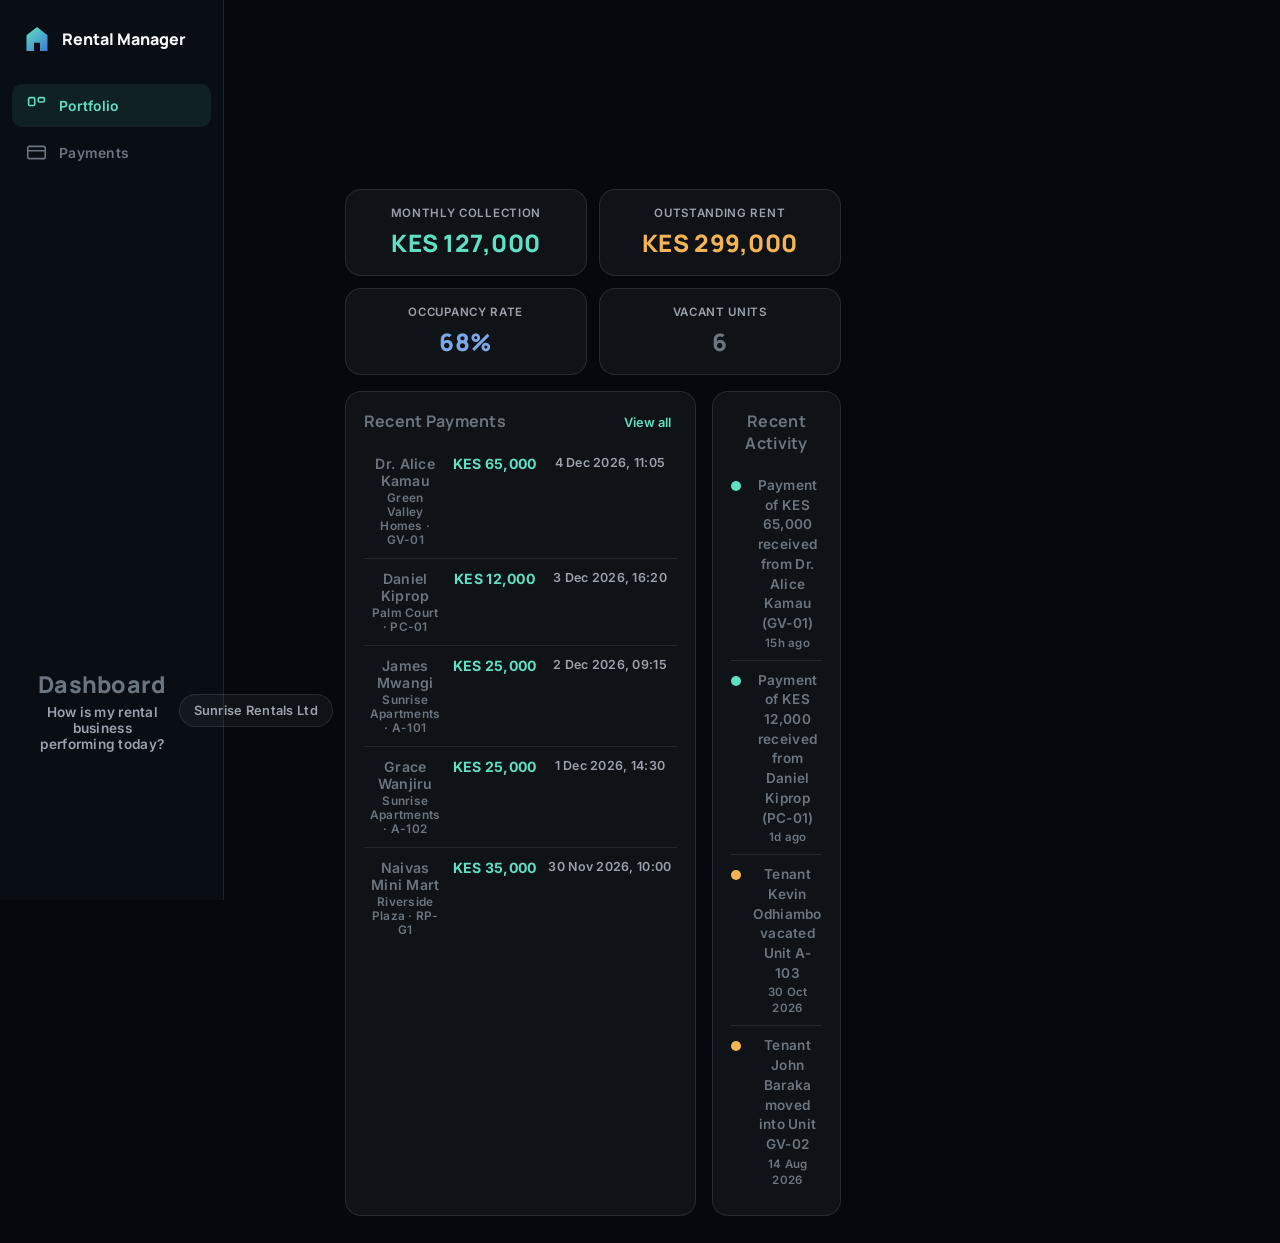
<file: index.html>
<!DOCTYPE html>
<html lang="en">
<head>
<meta charset="UTF-8">
<meta name="viewport" content="width=device-width, initial-scale=1.0">
<title>Rental Manager — Dashboard</title>
<link rel="preconnect" href="https://fonts.googleapis.com">
<link href="https://fonts.googleapis.com/css2?family=Manrope:wght@500;700;800&family=Inter:wght@400;500;600&display=swap" rel="stylesheet">
<link rel="stylesheet" href="app.css">
</head>
<body>

<!-- ================= App Shell ================= -->
<div class="app">

  <!-- Sidebar (desktop) / Bottom bar (mobile) -->
  <nav class="nav" id="mainNav">
    <div class="nav-brand">
      <svg class="logo-mark" viewBox="0 0 40 40" fill="none">
        <path d="M20 4 6 15v21h10V25h8v11h10V15L20 4Z" fill="url(#g1)"/>
        <defs>
          <linearGradient id="g1" x1="6" y1="4" x2="34" y2="36" gradientUnits="userSpaceOnUse">
            <stop stop-color="#5fe0c2"/><stop offset="1" stop-color="#3d7bd6"/>
          </linearGradient>
        </defs>
      </svg>
      <span class="nav-brand-text">Rental Manager</span>
    </div>

    <button class="nav-item active" data-view="dashboard">
      <svg viewBox="0 0 24 24" fill="none" stroke="currentColor" stroke-width="1.8"><rect x="3" y="3" width="7" height="9" rx="1.5"/><rect x="14" y="3" width="7" height="5" rx="1.5"/><rect x="14" y="1[...]
      <span>Dashboard</span>
    </button>
    <button class="nav-item" data-view="portfolio">
      <svg viewBox="0 0 24 24" fill="none" stroke="currentColor" stroke-width="1.8"><path d="M3 21h18M5 21V7l7-4 7 4v14M9 21v-4h6v4" stroke-linecap="round" stroke-linejoin="round"/></svg>
      <span>Portfolio</span>
    </button>
    <button class="nav-item" data-view="payments">
      <svg viewBox="0 0 24 24" fill="none" stroke="currentColor" stroke-width="1.8"><rect x="2" y="5" width="20" height="14" rx="2"/><path d="M2 10h20" stroke-linecap="round"/></svg>
      <span>Payments</span>
    </button>
    <button class="nav-item" data-view="reports">
      <svg viewBox="0 0 24 24" fill="none" stroke="currentColor" stroke-width="1.8"><path d="M3 3v18h18" stroke-linecap="round"/><path d="M7 14l4-4 3 3 5-6" stroke-linecap="round" stroke-linejoin="rou[...]
      <span>Reports</span>
    </button>
    <button class="nav-item" data-view="management">
      <svg viewBox="0 0 24 24" fill="none" stroke="currentColor" stroke-width="1.8"><circle cx="12" cy="12" r="3"/><path d="M19.4 15a1.7 1.7 0 0 0 .34 1.87l.06.06a2 2 0 1 1-2.83 2.83l-.06-.06a1.7 1.7 [...]
      <span>Management</span>
    </button>
  </nav>

  <!-- Main content area; views are rendered here by app.js -->
  <div class="main">
    <header class="topbar">
      <div>
        <h1 class="topbar-title" id="pageTitle">Dashboard</h1>
        <p class="topbar-sub" id="pageSub">How is my rental business performing today?</p>
      </div>
      <div class="topbar-company" id="topbarCompany"></div>
    </header>

    <main class="view" id="viewRoot" aria-live="polite"></main>
  </div>
</div>

<!-- ================= Modal ================= -->
<div class="modal-overlay hidden" id="modalOverlay">
  <div class="modal" role="dialog" aria-modal="true">
    <div class="modal-head">
      <h2 id="modalTitle"></h2>
      <button class="modal-close" id="modalClose" aria-label="Close">&times;</button>
    </div>
    <div class="modal-body" id="modalBody"></div>
  </div>
</div>

<!-- ================= Toast ================= -->
<div class="toast hidden" id="toast"></div>

<script src="data.js"></script>
<script src="app.js"></script>
</body>
</html>
</file>
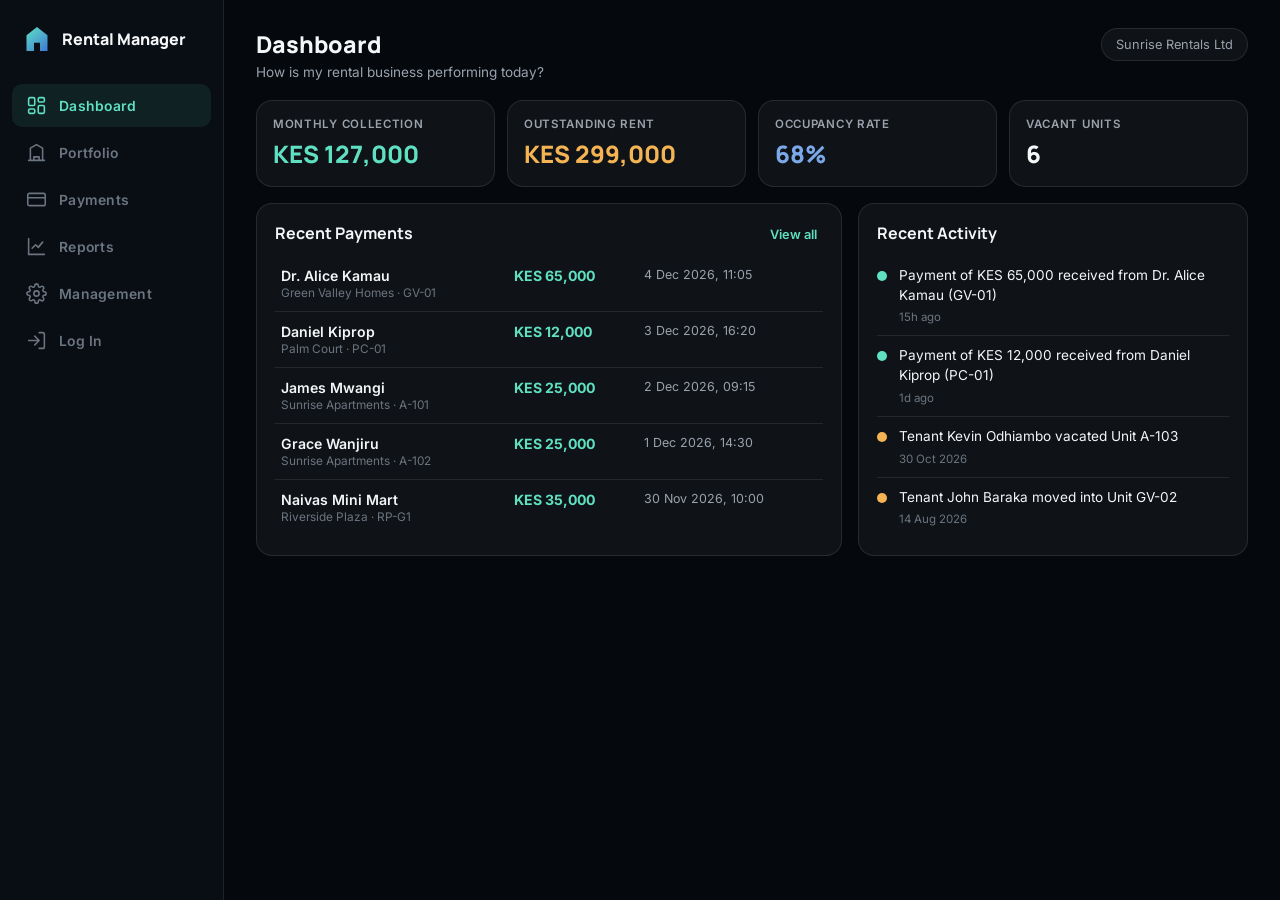
<file: dashboard.html>
<!DOCTYPE html>
<html lang="en">
<head>
<meta charset="UTF-8">
<meta name="viewport" content="width=device-width, initial-scale=1.0">
<title>Rental Manager — Dashboard</title>
<link rel="preconnect" href="https://fonts.googleapis.com">
<link href="https://fonts.googleapis.com/css2?family=Manrope:wght@500;700;800&family=Inter:wght@400;500;600&display=swap" rel="stylesheet">
<link rel="stylesheet" href="app.css">
</head>
<body>

<!-- ================= App Shell ================= -->
<div class="app">

  <!-- Sidebar (desktop) / Bottom bar (mobile) -->
  <nav class="nav" id="mainNav">
    <div class="nav-brand">
      <svg class="logo-mark" viewBox="0 0 40 40" fill="none">
        <path d="M20 4 6 15v21h10V25h8v11h10V15L20 4Z" fill="url(#g1)"/>
        <defs>
          <linearGradient id="g1" x1="6" y1="4" x2="34" y2="36" gradientUnits="userSpaceOnUse">
            <stop stop-color="#5fe0c2"/><stop offset="1" stop-color="#3d7bd6"/>
          </linearGradient>
        </defs>
      </svg>
      <span class="nav-brand-text">Rental Manager</span>
    </div>

    <button class="nav-item active" data-view="dashboard">
      <svg viewBox="0 0 24 24" fill="none" stroke="currentColor" stroke-width="1.8"><rect x="3" y="3" width="7" height="9" rx="1.5"/><rect x="14" y="3" width="7" height="5" rx="1.5"/><rect x="14" y="12" width="7" height="9" rx="1.5"/><rect x="3" y="16" width="7" height="5" rx="1.5"/></svg>
      <span>Dashboard</span>
    </button>
    <button class="nav-item" data-view="portfolio">
      <svg viewBox="0 0 24 24" fill="none" stroke="currentColor" stroke-width="1.8"><path d="M3 21h18M5 21V7l7-4 7 4v14M9 21v-4h6v4" stroke-linecap="round" stroke-linejoin="round"/></svg>
      <span>Portfolio</span>
    </button>
    <button class="nav-item" data-view="payments">
      <svg viewBox="0 0 24 24" fill="none" stroke="currentColor" stroke-width="1.8"><rect x="2" y="5" width="20" height="14" rx="2"/><path d="M2 10h20" stroke-linecap="round"/></svg>
      <span>Payments</span>
    </button>
    <button class="nav-item" data-view="reports">
      <svg viewBox="0 0 24 24" fill="none" stroke="currentColor" stroke-width="1.8"><path d="M3 3v18h18" stroke-linecap="round"/><path d="M7 14l4-4 3 3 5-6" stroke-linecap="round" stroke-linejoin="round"/></svg>
      <span>Reports</span>
    </button>
    <button class="nav-item" data-view="management">
      <svg viewBox="0 0 24 24" fill="none" stroke="currentColor" stroke-width="1.8"><circle cx="12" cy="12" r="3"/><path d="M19.4 15a1.7 1.7 0 0 0 .34 1.87l.06.06a2 2 0 1 1-2.83 2.83l-.06-.06a1.7 1.7 0 0 0-1.87-.34 1.7 1.7 0 0 0-1 1.55V21a2 2 0 1 1-4 0v-.09a1.7 1.7 0 0 0-1-1.55 1.7 1.7 0 0 0-1.87.34l-.06.06a2 2 0 1 1-2.83-2.83l.06-.06a1.7 1.7 0 0 0 .34-1.87 1.7 1.7 0 0 0-1.55-1H3a2 2 0 1 1 0-4h.09a1.7 1.7 0 0 0 1.55-1 1.7 1.7 0 0 0-.34-1.87l-.06-.06a2 2 0 1 1 2.83-2.83l.06.06a1.7 1.7 0 0 0 1.87.34h0a1.7 1.7 0 0 0 1-1.55V3a2 2 0 1 1 4 0v.09a1.7 1.7 0 0 0 1 1.55h0a1.7 1.7 0 0 0 1.87-.34l.06-.06a2 2 0 1 1 2.83 2.83l-.06.06a1.7 1.7 0 0 0-.34 1.87v0a1.7 1.7 0 0 0 1.55 1H21a2 2 0 1 1 0 4h-.09a1.7 1.7 0 0 0-1.55 1Z" stroke-linecap="round" stroke-linejoin="round"/></svg>
      <span>Management</span>
    </button>
    <button class="nav-item" data-action="login">
      <svg viewBox="0 0 24 24" fill="none" stroke="currentColor" stroke-width="1.8"><path d="M15 3h4a2 2 0 0 1 2 2v14a2 2 0 0 1-2 2h-4" stroke-linecap="round" stroke-linejoin="round"/><path d="M10 17l5-5-5-5M15 12H3" stroke-linecap="round" stroke-linejoin="round"/></svg>
      <span>Log In</span>
    </button>
  </nav>

  <!-- Main content area; views are rendered here by app.js -->
  <div class="main">
    <header class="topbar">
      <div>
        <h1 class="topbar-title" id="pageTitle">Dashboard</h1>
        <p class="topbar-sub" id="pageSub">How is my rental business performing today?</p>
      </div>
      <div class="topbar-company" id="topbarCompany"></div>
    </header>

    <main class="view" id="viewRoot" aria-live="polite"></main>
  </div>
</div>

<!-- ================= Modal ================= -->
<div class="modal-overlay hidden" id="modalOverlay">
  <div class="modal" role="dialog" aria-modal="true">
    <div class="modal-head">
      <h2 id="modalTitle"></h2>
      <button class="modal-close" id="modalClose" aria-label="Close">&times;</button>
    </div>
    <div class="modal-body" id="modalBody"></div>
  </div>
</div>

<!-- ================= Toast ================= -->
<div class="toast hidden" id="toast"></div>

<script src="data.js"></script>
<script src="app.js"></script>
</body>
</html>
</file>
<file: app.css>
/* =========================================================
   app.css — Landlord Dashboard styles
   ---------------------------------------------------------
   Mobile-first. Bottom navigation bar on small screens,
   fixed sidebar from 900px up. Shares the brand palette
   with the auth pages (style.css).
   ========================================================= */

:root{
  --void:#05080c;
  --surface:#0b1118;
  --panel:rgba(255,255,255,0.045);
  --panel-border:rgba(255,255,255,0.10);
  --text-hi:#f4f6f8;
  --text-mut:#9aa2ad;
  --text-dim:#6b7580;
  --mint:#5fe0c2;
  --blue:#3d7bd6;
  --ok:#4fd897;
  --warn:#f5b453;
  --err:#ff6b6b;
  --line:rgba(255,255,255,0.09);
  --nav-h:64px;
  --radius:16px;
}

*{box-sizing:border-box;}
html,body{margin:0;padding:0;}
body{
  min-height:100vh;
  font-family:'Inter',sans-serif;
  background:var(--void);
  color:var(--text-hi);
  -webkit-font-smoothing:antialiased;
}
h1,h2,h3{font-family:'Manrope',sans-serif;margin:0;}
button{font-family:inherit;cursor:pointer;}
.hidden{display:none !important;}

/* =========================================================
   App shell
   ========================================================= */

.app{min-height:100vh;}
.main{padding:20px 16px calc(var(--nav-h) + 24px);max-width:1200px;margin:0 auto;}

/* ---------- Top bar ---------- */
.topbar{
  display:flex;
  align-items:flex-start;
  justify-content:space-between;
  gap:12px;
  margin-bottom:20px;
}
.topbar-title{font-size:1.45rem;font-weight:800;}
.topbar-sub{margin:4px 0 0;color:var(--text-mut);font-size:0.85rem;}
.topbar-company{
  font-size:0.8rem;
  color:var(--text-mut);
  border:1px solid var(--panel-border);
  background:var(--panel);
  padding:8px 14px;
  border-radius:999px;
  white-space:nowrap;
}

/* ---------- Navigation (mobile: bottom bar) ---------- */
.nav{
  position:fixed;
  bottom:0;left:0;right:0;
  height:var(--nav-h);
  display:flex;
  align-items:stretch;
  background:rgba(10,15,22,0.92);
  backdrop-filter:blur(14px);
  border-top:1px solid var(--line);
  z-index:50;
}
.nav-brand{display:none;}
.nav-item{
  flex:1;
  display:flex;
  flex-direction:column;
  align-items:center;
  justify-content:center;
  gap:4px;
  background:none;
  border:none;
  color:var(--text-dim);
  font-size:0.62rem;
  font-weight:600;
  letter-spacing:0.02em;
}
.nav-item svg{width:21px;height:21px;}
.nav-item.active{color:var(--mint);}

/* ---------- Desktop layout ---------- */
@media (min-width:900px){
  .app{display:flex;}
  .nav{
    position:sticky;
    top:0;
    height:100vh;
    width:224px;
    flex-direction:column;
    align-items:stretch;
    padding:24px 12px;
    gap:4px;
    border-top:none;
    border-right:1px solid var(--line);
  }
  .nav-brand{
    display:flex;
    align-items:center;
    gap:10px;
    padding:0 10px 26px;
  }
  .logo-mark{width:30px;height:30px;}
  .nav-brand-text{font-family:'Manrope',sans-serif;font-weight:800;font-size:1rem;}
  .nav-item{
    flex:0 0 auto;
    flex-direction:row;
    justify-content:flex-start;
    gap:12px;
    padding:11px 14px;
    border-radius:10px;
    font-size:0.87rem;
  }
  .nav-item:hover{color:var(--text-hi);background:rgba(255,255,255,0.04);}
  .nav-item.active{color:var(--mint);background:rgba(95,224,194,0.09);}
  .main{flex:1;padding:28px 32px 40px;}
}

/* =========================================================
   Panels, KPIs, grids
   ========================================================= */

.panel{
  background:var(--panel);
  border:1px solid var(--panel-border);
  border-radius:var(--radius);
  padding:18px;
  margin-bottom:16px;
}
.panel-head{
  display:flex;
  align-items:baseline;
  justify-content:space-between;
  margin-bottom:12px;
}
.panel-head h2{font-size:1rem;font-weight:700;}
.link-btn{background:none;border:none;color:var(--mint);font-size:0.8rem;font-weight:600;}
.link-btn:hover{text-decoration:underline;}

.kpi-grid{
  display:grid;
  grid-template-columns:repeat(2,1fr);
  gap:12px;
  margin-bottom:16px;
}
.kpi{
  background:var(--panel);
  border:1px solid var(--panel-border);
  border-radius:var(--radius);
  padding:16px;
  display:flex;
  flex-direction:column;
  gap:6px;
}
.kpi-label{font-size:0.72rem;color:var(--text-mut);text-transform:uppercase;letter-spacing:0.06em;font-weight:600;}
.kpi-value{font-family:'Manrope',sans-serif;font-size:1.25rem;font-weight:800;}
.kpi.accent-mint .kpi-value{color:var(--mint);}
.kpi.accent-blue .kpi-value{color:#7aa8e8;}
.kpi.accent-warn .kpi-value{color:var(--warn);}

@media (min-width:640px){
  .kpi-grid{grid-template-columns:repeat(auto-fit,minmax(170px,1fr));}
  .kpi-value{font-size:1.5rem;}
}

.two-col{display:grid;gap:16px;}
@media (min-width:900px){
  .two-col{grid-template-columns:3fr 2fr;}
}

.card-grid{display:grid;gap:14px;}
@media (min-width:640px){.card-grid{grid-template-columns:repeat(2,1fr);}}
@media (min-width:1100px){.card-grid{grid-template-columns:repeat(3,1fr);}
  .card-grid.mgmt{grid-template-columns:repeat(3,1fr);}}

/* =========================================================
   Tables & lists
   ========================================================= */

.table{width:100%;border-collapse:collapse;}
.table th{
  text-align:left;
  font-size:0.7rem;
  text-transform:uppercase;
  letter-spacing:0.06em;
  color:var(--text-dim);
  padding:8px 6px;
  border-bottom:1px solid var(--line);
}
.table td{padding:11px 6px;border-bottom:1px solid var(--line);vertical-align:top;}
.table tr:last-child td{border-bottom:none;}
.cell-primary{display:block;font-weight:600;font-size:0.88rem;}
.cell-secondary{display:block;font-size:0.74rem;color:var(--text-dim);margin-top:2px;}
.cell-amount{font-weight:700;color:var(--mint);white-space:nowrap;font-size:0.88rem;}
.cell-date{color:var(--text-mut);font-size:0.78rem;white-space:nowrap;}

.activity-list{list-style:none;margin:0;padding:0;}
.activity-item{display:flex;gap:12px;padding:10px 0;border-bottom:1px solid var(--line);}
.activity-item:last-child{border-bottom:none;}
.activity-item p{margin:0;font-size:0.85rem;line-height:1.45;}
.activity-time{font-size:0.72rem;color:var(--text-dim);}
.activity-dot{
  flex:0 0 10px;
  width:10px;height:10px;
  border-radius:50%;
  margin-top:5px;
  background:var(--blue);
}
.activity-dot.payment{background:var(--mint);}
.activity-dot.tenant{background:var(--warn);}

.empty{color:var(--text-dim);font-size:0.85rem;text-align:center;padding:18px 0;}

/* =========================================================
   Portfolio cards
   ========================================================= */

.property-card{
  text-align:left;
  background:var(--panel);
  border:1px solid var(--panel-border);
  border-radius:var(--radius);
  padding:18px;
  color:var(--text-hi);
  display:flex;
  flex-direction:column;
  gap:14px;
  transition:border-color .15s, transform .15s;
}
.property-card:hover{border-color:var(--mint);transform:translateY(-2px);}
.property-card-head{display:flex;align-items:center;justify-content:space-between;}
.property-card-head h3{font-size:1.02rem;}
.property-card-head svg{width:18px;height:18px;color:var(--text-dim);}
.property-stats{display:flex;gap:22px;}
.stat-num{display:block;font-family:'Manrope',sans-serif;font-weight:800;font-size:1.15rem;}
.stat-label{display:block;font-size:0.68rem;color:var(--text-dim);text-transform:uppercase;letter-spacing:0.05em;margin-top:2px;}
.ok-text{color:var(--ok);}
.warn-text{color:var(--warn);}
.property-income{
  display:flex;
  align-items:center;
  justify-content:space-between;
  font-size:0.78rem;
  color:var(--text-mut);
  border-top:1px solid var(--line);
  padding-top:12px;
}
.property-income strong{color:var(--text-hi);font-size:0.92rem;}
.occupancy-bar{
  height:5px;
  border-radius:99px;
  background:rgba(255,255,255,0.08);
  overflow:hidden;
}
.occupancy-bar span{display:block;height:100%;background:linear-gradient(90deg,var(--mint),var(--blue));border-radius:99px;}

/* =========================================================
   Property view / Unit cards
   ========================================================= */

.back-link{
  display:inline-flex;
  align-items:center;
  gap:6px;
  background:none;
  border:none;
  color:var(--text-mut);
  font-size:0.82rem;
  font-weight:600;
  padding:0 0 14px;
}
.back-link svg{width:16px;height:16px;}
.back-link:hover{color:var(--mint);}

.property-summary h2{font-size:1.15rem;margin-bottom:14px;}
.summary-row{display:flex;flex-wrap:wrap;gap:22px 34px;}

.unit-card{
  text-align:left;
  background:var(--panel);
  border:1px solid var(--panel-border);
  border-radius:var(--radius);
  padding:16px;
  color:var(--text-hi);
  display:flex;
  flex-direction:column;
  gap:8px;
  transition:border-color .15s, transform .15s;
}
.unit-card:hover{border-color:var(--mint);transform:translateY(-2px);}
.unit-card-head{display:flex;align-items:center;justify-content:space-between;}
.unit-code{font-family:'Manrope',sans-serif;font-weight:800;font-size:1rem;}
.unit-type{font-size:0.76rem;color:var(--text-mut);}
.unit-rent{font-weight:700;font-size:0.95rem;color:var(--mint);}
.unit-rent small{color:var(--text-dim);font-weight:500;}
.unit-tenant{
  display:flex;
  align-items:center;
  gap:6px;
  font-size:0.8rem;
  color:var(--text-mut);
  border-top:1px solid var(--line);
  padding-top:10px;
  margin-top:2px;
}
.unit-tenant svg{width:14px;height:14px;}
.unit-tenant.dim{color:var(--text-dim);font-style:italic;}

.badge{
  font-size:0.66rem;
  font-weight:700;
  text-transform:uppercase;
  letter-spacing:0.06em;
  padding:4px 9px;
  border-radius:999px;
}
.badge.ok{background:rgba(79,216,151,0.14);color:var(--ok);}
.badge.vacant{background:rgba(245,180,83,0.14);color:var(--warn);}

/* =========================================================
   Unit detail
   ========================================================= */

.unit-detail-head{display:flex;align-items:flex-start;justify-content:space-between;gap:12px;margin-bottom:16px;}
.unit-detail-head h2{font-size:1.2rem;}
.dim-text{color:var(--text-mut);font-size:0.82rem;margin:4px 0 0;font-weight:400;}

.detail-grid{
  display:grid;
  grid-template-columns:repeat(2,1fr);
  gap:14px;
  margin-bottom:18px;
}
@media (min-width:640px){.detail-grid{grid-template-columns:repeat(4,1fr);}}
.detail-item span{display:block;font-size:0.7rem;color:var(--text-dim);text-transform:uppercase;letter-spacing:0.05em;margin-bottom:4px;}
.detail-item strong{font-size:0.92rem;}

.action-row{display:flex;flex-wrap:wrap;gap:10px;margin-top:6px;}

.btn{
  border:1px solid var(--panel-border);
  background:rgba(255,255,255,0.05);
  color:var(--text-hi);
  font-weight:600;
  font-size:0.85rem;
  padding:11px 18px;
  border-radius:11px;
  transition:background .15s, border-color .15s;
}
.btn:hover{background:rgba(255,255,255,0.1);}
.btn.primary{
  background:linear-gradient(120deg,var(--mint),var(--blue));
  border:none;
  color:#05221b;
}
.btn.primary:hover{filter:brightness(1.08);}
.btn.danger{border-color:rgba(255,107,107,0.4);color:var(--err);background:rgba(255,107,107,0.07);}
.btn.danger:hover{background:rgba(255,107,107,0.14);}
.btn.full{width:100%;}

/* =========================================================
   Payments filters
   ========================================================= */

.filters{display:flex;flex-wrap:wrap;gap:12px;}
.filter-field{display:flex;flex-direction:column;gap:6px;min-width:130px;flex:1;}
.filter-field.grow{flex:2 1 200px;}
.filter-field label{font-size:0.7rem;color:var(--text-dim);text-transform:uppercase;letter-spacing:0.05em;font-weight:600;}
.filter-field input,
.filter-field select{
  background:rgba(255,255,255,0.05);
  border:1px solid var(--panel-border);
  border-radius:10px;
  color:var(--text-hi);
  padding:10px 12px;
  font-family:inherit;
  font-size:0.85rem;
  color-scheme:dark;
}
.filter-field input:focus,
.filter-field select:focus{outline:none;border-color:var(--mint);}

/* =========================================================
   Reports
   ========================================================= */

.bar-report{display:flex;flex-direction:column;gap:16px;}
.bar-row{display:grid;grid-template-columns:1fr;gap:6px;}
@media (min-width:760px){
  .bar-row{grid-template-columns:170px 1fr 200px;align-items:center;gap:14px;}
}
.bar-name{font-size:0.85rem;font-weight:600;}
.bar-track{
  position:relative;
  height:12px;
  border-radius:99px;
  background:rgba(255,255,255,0.07);
  overflow:hidden;
}
.bar-track span{position:absolute;left:0;top:0;bottom:0;border-radius:99px;}
.bar-expected{background:rgba(61,123,214,0.35);}
.bar-collected{background:linear-gradient(90deg,var(--mint),#3fbf9f);}
.bar-figures{font-size:0.8rem;font-weight:600;}
.bar-figures small{color:var(--text-dim);font-weight:400;}

.legend{display:flex;gap:18px;margin-top:16px;font-size:0.75rem;color:var(--text-mut);}
.legend .swatch{display:inline-block;width:11px;height:11px;border-radius:3px;margin-right:6px;vertical-align:-1px;}
.swatch.collected{background:var(--mint);}
.swatch.expected{background:rgba(61,123,214,0.5);}

/* =========================================================
   Management
   ========================================================= */

.company-panel{display:flex;align-items:center;gap:16px;}
.company-avatar{
  width:52px;height:52px;
  border-radius:14px;
  background:linear-gradient(135deg,var(--mint),var(--blue));
  color:#05221b;
  font-family:'Manrope',sans-serif;
  font-weight:800;
  font-size:1.4rem;
  display:flex;
  align-items:center;
  justify-content:center;
  flex:0 0 auto;
}
.company-panel h2{font-size:1.05rem;}

.mgmt-card{
  text-align:left;
  background:var(--panel);
  border:1px solid var(--panel-border);
  border-radius:var(--radius);
  padding:18px;
  color:var(--text-hi);
  display:flex;
  flex-direction:column;
  gap:8px;
  transition:border-color .15s, transform .15s;
}
.mgmt-card:hover{border-color:var(--mint);transform:translateY(-2px);}
.mgmt-card h3{font-size:0.95rem;}
.mgmt-card p{margin:0;font-size:0.79rem;color:var(--text-mut);line-height:1.5;}
.mgmt-arrow{
  display:inline-flex;
  align-items:center;
  gap:4px;
  margin-top:6px;
  color:var(--mint);
  font-size:0.78rem;
  font-weight:600;
}
.mgmt-arrow svg{width:14px;height:14px;}

.mgmt-list{list-style:none;margin:0 0 12px;padding:0;}
.mgmt-list li{
  display:flex;
  justify-content:space-between;
  gap:12px;
  padding:10px 0;
  border-bottom:1px solid var(--line);
  font-size:0.86rem;
}
.mgmt-list li:last-child{border-bottom:none;}

.toggle-list{display:flex;flex-direction:column;}
.toggle-row{
  display:flex;
  align-items:center;
  justify-content:space-between;
  padding:11px 0;
  border-bottom:1px solid var(--line);
  font-size:0.86rem;
  cursor:pointer;
}
.toggle-row:last-child{border-bottom:none;}
.toggle-row input{accent-color:var(--mint);width:18px;height:18px;}

/* =========================================================
   Modal & toast
   ========================================================= */

.modal-overlay{
  position:fixed;
  inset:0;
  background:rgba(3,6,10,0.72);
  backdrop-filter:blur(4px);
  display:flex;
  align-items:flex-end;
  justify-content:center;
  z-index:100;
  padding:0;
}
.modal{
  width:100%;
  max-width:460px;
  background:var(--surface);
  border:1px solid var(--panel-border);
  border-radius:20px 20px 0 0;
  padding:22px 20px 28px;
  animation:slideUp .22s ease;
}
@media (min-width:640px){
  .modal-overlay{align-items:center;padding:20px;}
  .modal{border-radius:20px;padding:26px;}
}
@keyframes slideUp{from{transform:translateY(24px);opacity:0;}to{transform:translateY(0);opacity:1;}}

.modal-head{display:flex;align-items:center;justify-content:space-between;margin-bottom:14px;}
.modal-head h2{font-size:1.05rem;}
.modal-close{
  background:none;border:none;color:var(--text-mut);
  font-size:1.6rem;line-height:1;padding:2px 6px;
}
.modal-close:hover{color:var(--text-hi);}
.modal-body p{margin:0 0 12px;font-size:0.88rem;line-height:1.5;}

.modal-form{display:flex;flex-direction:column;gap:8px;margin-top:8px;}
.modal-form label{font-size:0.72rem;color:var(--text-dim);text-transform:uppercase;letter-spacing:0.05em;font-weight:600;margin-top:6px;}
.modal-form input{
  background:rgba(255,255,255,0.05);
  border:1px solid var(--panel-border);
  border-radius:10px;
  color:var(--text-hi);
  padding:12px;
  font-family:inherit;
  font-size:0.9rem;
  color-scheme:dark;
}
.modal-form input:focus{outline:none;border-color:var(--mint);}
.modal-form .btn{margin-top:14px;}

.toast{
  position:fixed;
  left:50%;
  bottom:calc(var(--nav-h) + 18px);
  transform:translateX(-50%);
  background:#12241f;
  border:1px solid rgba(95,224,194,0.4);
  color:var(--mint);
  font-size:0.84rem;
  font-weight:600;
  padding:12px 20px;
  border-radius:12px;
  z-index:120;
  max-width:calc(100vw - 32px);
  text-align:center;
  animation:slideUp .2s ease;
}
@media (min-width:900px){.toast{bottom:26px;}}
</file>
